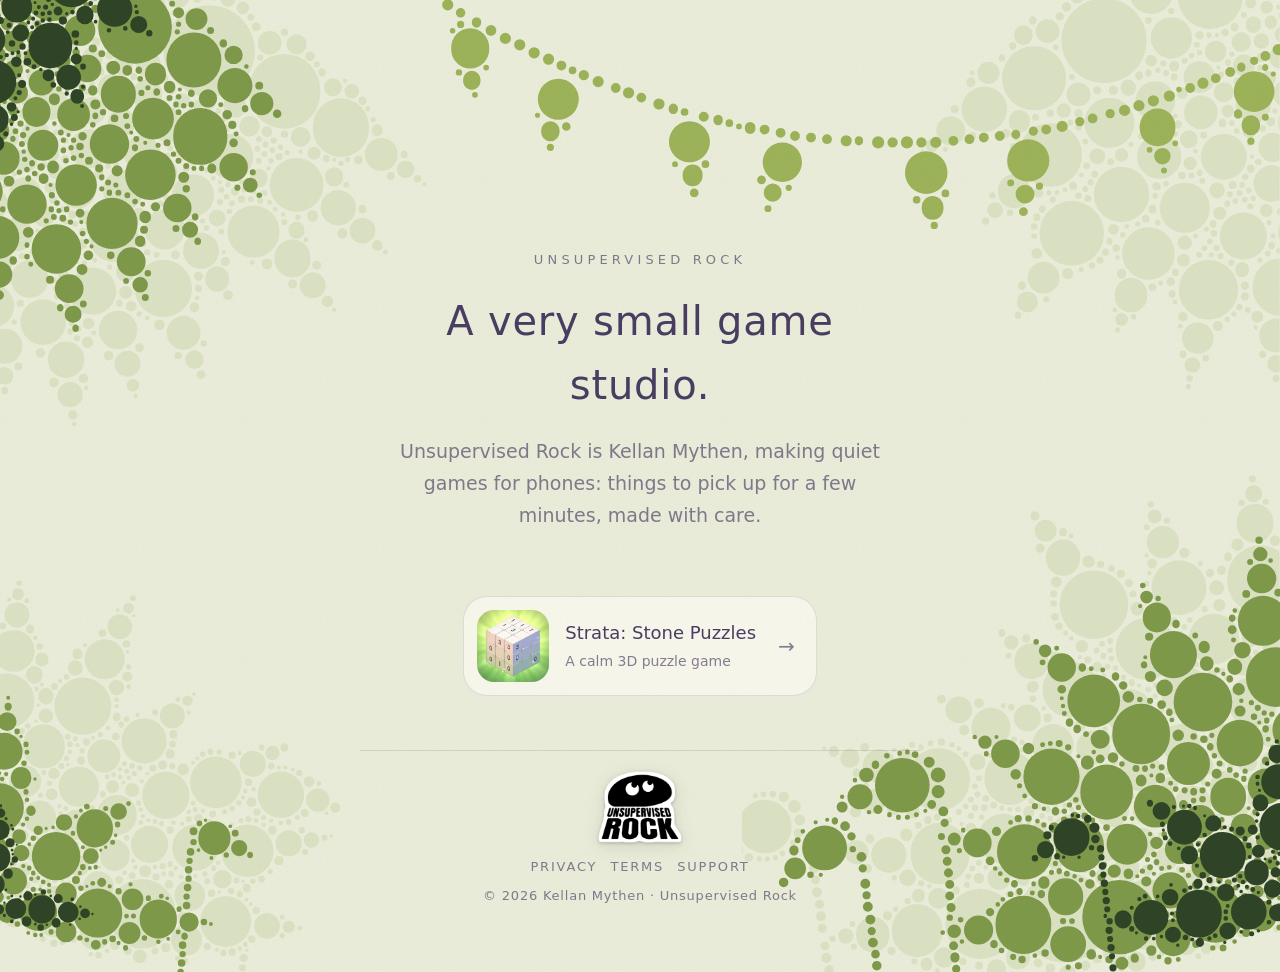
<file: index.html>
<!doctype html>
<html lang="en">
<head>
  <meta charset="utf-8">
  <meta name="viewport" content="width=device-width, initial-scale=1, viewport-fit=cover">
  <title>Unsupervised Rock</title>
  <meta name="description" content="Unsupervised Rock is a very small game studio. Its first game is Strata: Stone Puzzles, a calm 3D puzzle game for iPhone.">
  <link rel="icon" href="strata/icon.png" type="image/png">
  <link rel="stylesheet" href="style.css">
</head>
<body class="home">
<div class="frame far" aria-hidden="true"><img class="c tl" src="corner-tl-far.svg" alt=""><img class="c tr" src="corner-tr-far.svg" alt=""><img class="c bl" src="corner-bl-far.svg" alt=""><img class="c br" src="corner-br-far.svg" alt=""></div>
<img class="canopy-front" src="top-front.svg" alt="" aria-hidden="true">
<div class="frame back" aria-hidden="true"><img class="c tl" src="corner-tl-back.svg" alt=""><img class="c bl" src="corner-bl-back.svg" alt=""><img class="c br" src="corner-br-back.svg" alt=""></div>
<div class="frame front" aria-hidden="true"><img class="c tl" src="corner-tl-front.svg" alt=""><img class="c bl" src="corner-bl-front.svg" alt=""><img class="c br" src="corner-br-front.svg" alt=""></div>
<main class="hello">
  <p class="studio">Unsupervised Rock</p>
  <h1>A very small game studio.</h1>
  <p class="lede">Unsupervised Rock is Kellan Mythen, making quiet games for phones: things to pick up for a few minutes, made with care.</p>
  <a class="tile" href="strata/">
    <img src="strata/icon.png" alt="" width="72" height="72">
    <span><b>Strata: Stone Puzzles</b><small>A calm 3D puzzle game</small></span>
    <span class="go" aria-hidden="true">&rarr;</span>
  </a>
</main>
<footer class="hello-foot">
  <a class="studio-mark" href="./" aria-label="Unsupervised Rock, home"><img src="unsupervised-rock.png" alt="" width="84" height="72"></a>
  <a href="privacy.html">Privacy</a><a href="terms.html">Terms</a><a href="support.html">Support</a>
  <p>&copy; 2026 Kellan Mythen &middot; Unsupervised Rock</p>
</footer>
</body>
</html>
</file>
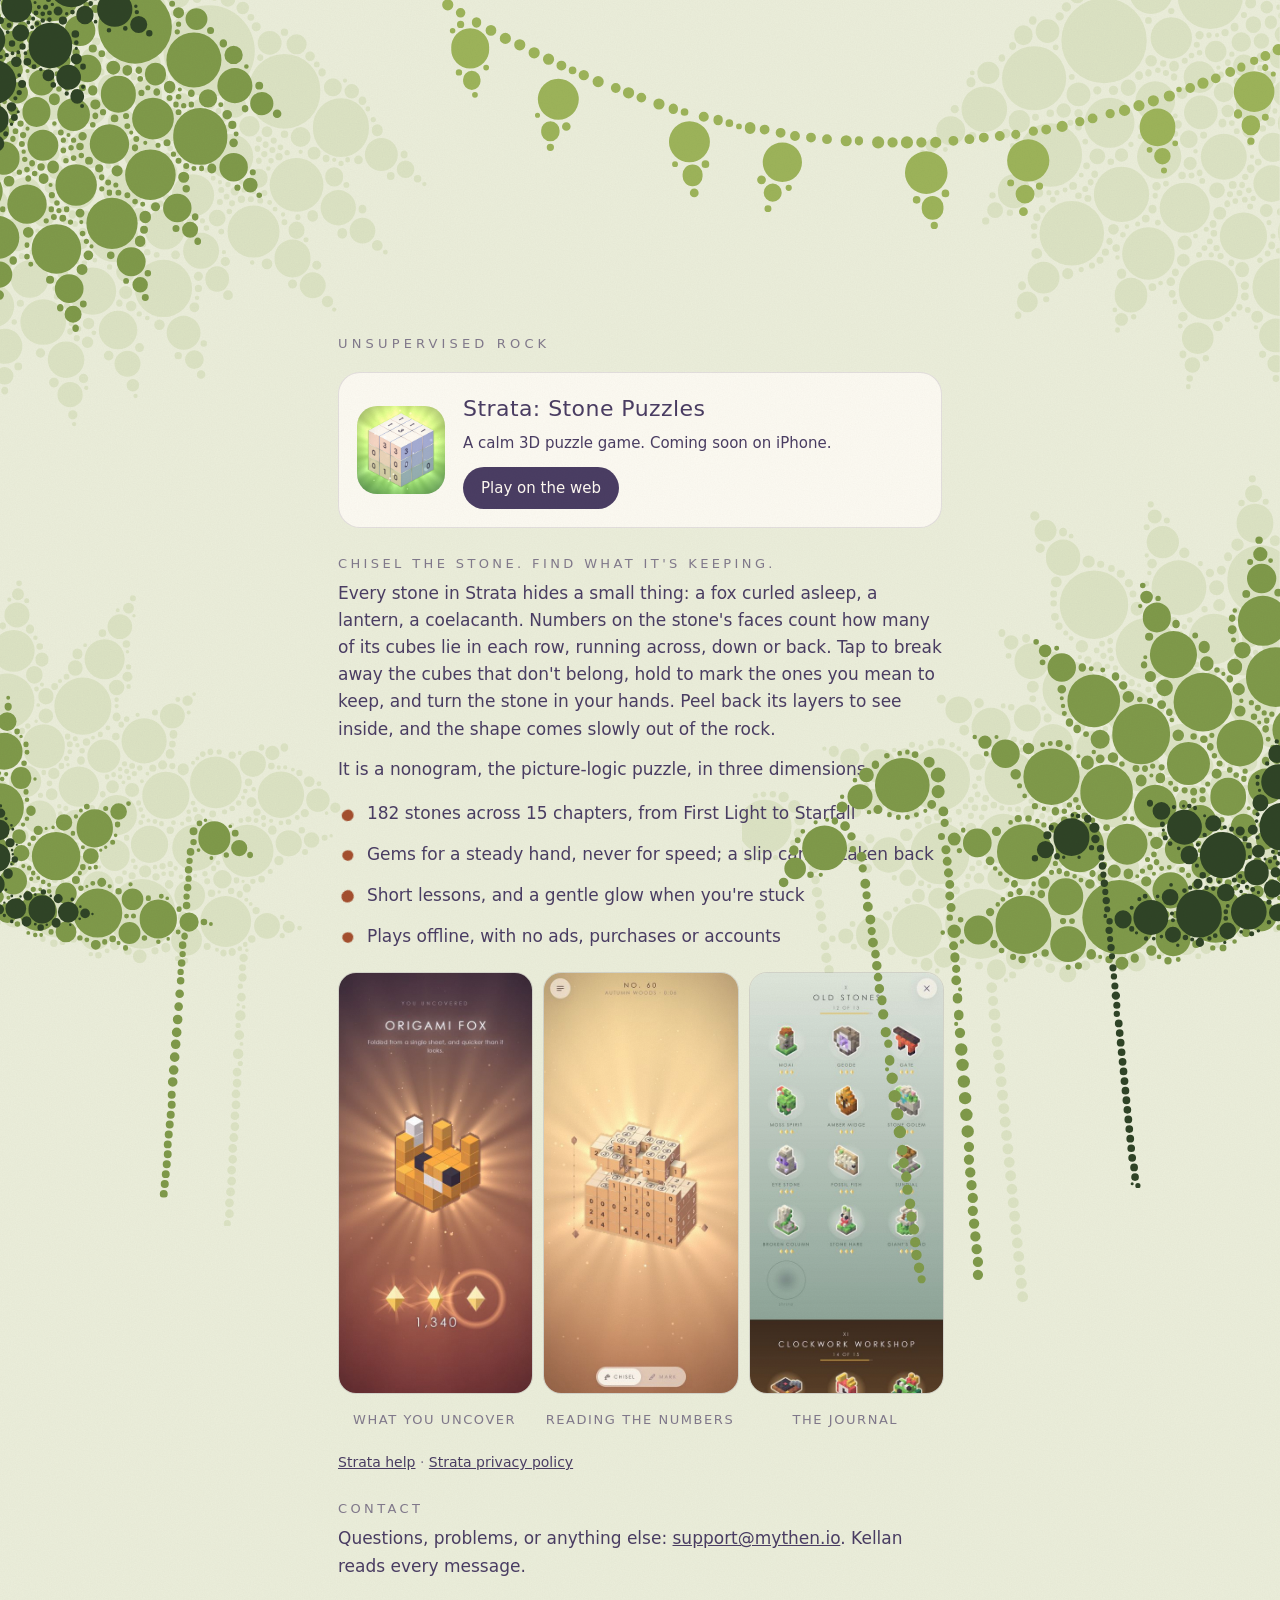
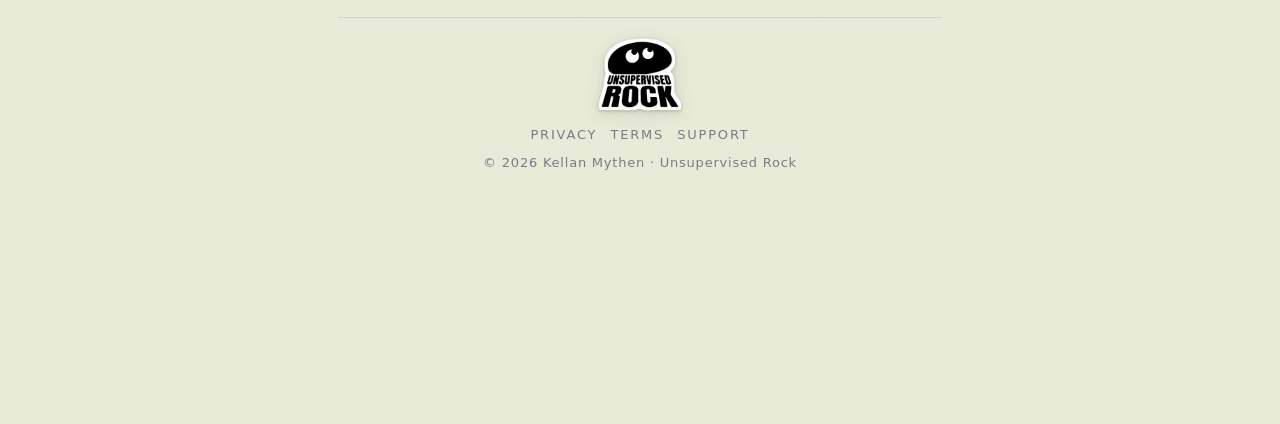
<file: strata/index.html>
<!doctype html>
<html lang="en">
<head>
  <meta charset="utf-8">
  <meta name="viewport" content="width=device-width, initial-scale=1, viewport-fit=cover">
  <title>Strata: Stone Puzzles · Unsupervised Rock</title>
  <meta name="description" content="Strata: Stone Puzzles, a calm 3D puzzle game for iPhone: chisel the stone and find what it's keeping.">
  <link rel="icon" href="icon.png" type="image/png">
  <link rel="stylesheet" href="../style.css">
</head>
<body>
<div class="frame far" aria-hidden="true"><img class="c tl" src="../corner-tl-far.svg" alt=""><img class="c tr" src="../corner-tr-far.svg" alt=""><img class="c bl" src="../corner-bl-far.svg" alt=""><img class="c br" src="../corner-br-far.svg" alt=""></div>
<img class="canopy-front" src="../top-front.svg" alt="" aria-hidden="true">
<div class="frame back" aria-hidden="true"><img class="c tl" src="../corner-tl-back.svg" alt=""><img class="c bl" src="../corner-bl-back.svg" alt=""><img class="c br" src="../corner-br-back.svg" alt=""></div>
<div class="frame front" aria-hidden="true"><img class="c tl" src="../corner-tl-front.svg" alt=""><img class="c bl" src="../corner-bl-front.svg" alt=""><img class="c br" src="../corner-br-front.svg" alt=""></div>
<div class="sheet-wrap">
<div class="sheet">
<main>
  <p class="studio"><a href="../">Unsupervised Rock</a></p>

  <section class="game lead" aria-label="Strata: Stone Puzzles">
    <img src="icon.png" alt="The Strata icon: a stone cube with numbers on its faces" width="88" height="88">
    <div>
      <h1>Strata: Stone Puzzles</h1>
      <p>A calm 3D puzzle game. Coming soon on iPhone.</p>
      <div class="links">
        <a class="pill" href="https://kellanm.github.io/strata/">Play on the web</a>
      </div>
    </div>
  </section>

  <section aria-label="About Strata">
    <h2>Chisel the stone. Find what it's keeping.</h2>
    <p>Every stone in Strata hides a small thing: a fox curled asleep, a lantern, a coelacanth. Numbers on the stone's faces count how many of its cubes lie in each row, running across, down or back. Tap to break away the cubes that don't belong, hold to mark the ones you mean to keep, and turn the stone in your hands. Peel back its layers to see inside, and the shape comes slowly out of the rock.</p>
    <p>It is a nonogram, the picture-logic puzzle, in three dimensions.</p>
    <ul class="facts">
      <li>182 stones across 15 chapters, from First Light to Starfall</li>
      <li>Gems for a steady hand, never for speed; a slip can be taken back</li>
      <li>Short lessons, and a gentle glow when you're stuck</li>
      <li>Plays offline, with no ads, purchases or accounts</li>
    </ul>
    <div class="shots">
      <figure><img src="reveal.jpg" alt="An origami fox, uncovered from its stone, on a festival sky" width="440" height="956" loading="lazy"><figcaption>What you uncover</figcaption></figure>
      <figure><img src="solve.jpg" alt="A maple bonsai half chiselled out of its stone, numbers on the faces" width="440" height="956" loading="lazy"><figcaption>Reading the numbers</figcaption></figure>
      <figure><img src="journal.jpg" alt="The Journal: the Old Stones chapter's uncovered objects, a moai among them" width="440" height="956" loading="lazy"><figcaption>The Journal</figcaption></figure>
    </div>
    <p class="meta"><a href="https://kellanm.github.io/strata/support.html">Strata help</a> · <a href="https://kellanm.github.io/strata/privacy.html">Strata privacy policy</a></p>
  </section>

  <h2>Contact</h2>
  <p>Questions, problems, or anything else: <a href="mailto:support@mythen.io">support@mythen.io</a>. Kellan reads every message.</p>
</main>
<footer>
  <a class="studio-mark" href="../" aria-label="Unsupervised Rock, home"><img src="../unsupervised-rock.png" alt="" width="84" height="72"></a>
  <a href="../privacy.html">Privacy</a><a href="../terms.html">Terms</a><a href="../support.html">Support</a>
  <p>© 2026 Kellan Mythen · Unsupervised Rock</p>
</footer>
</div>
</div>
</body>
</html>
</file>
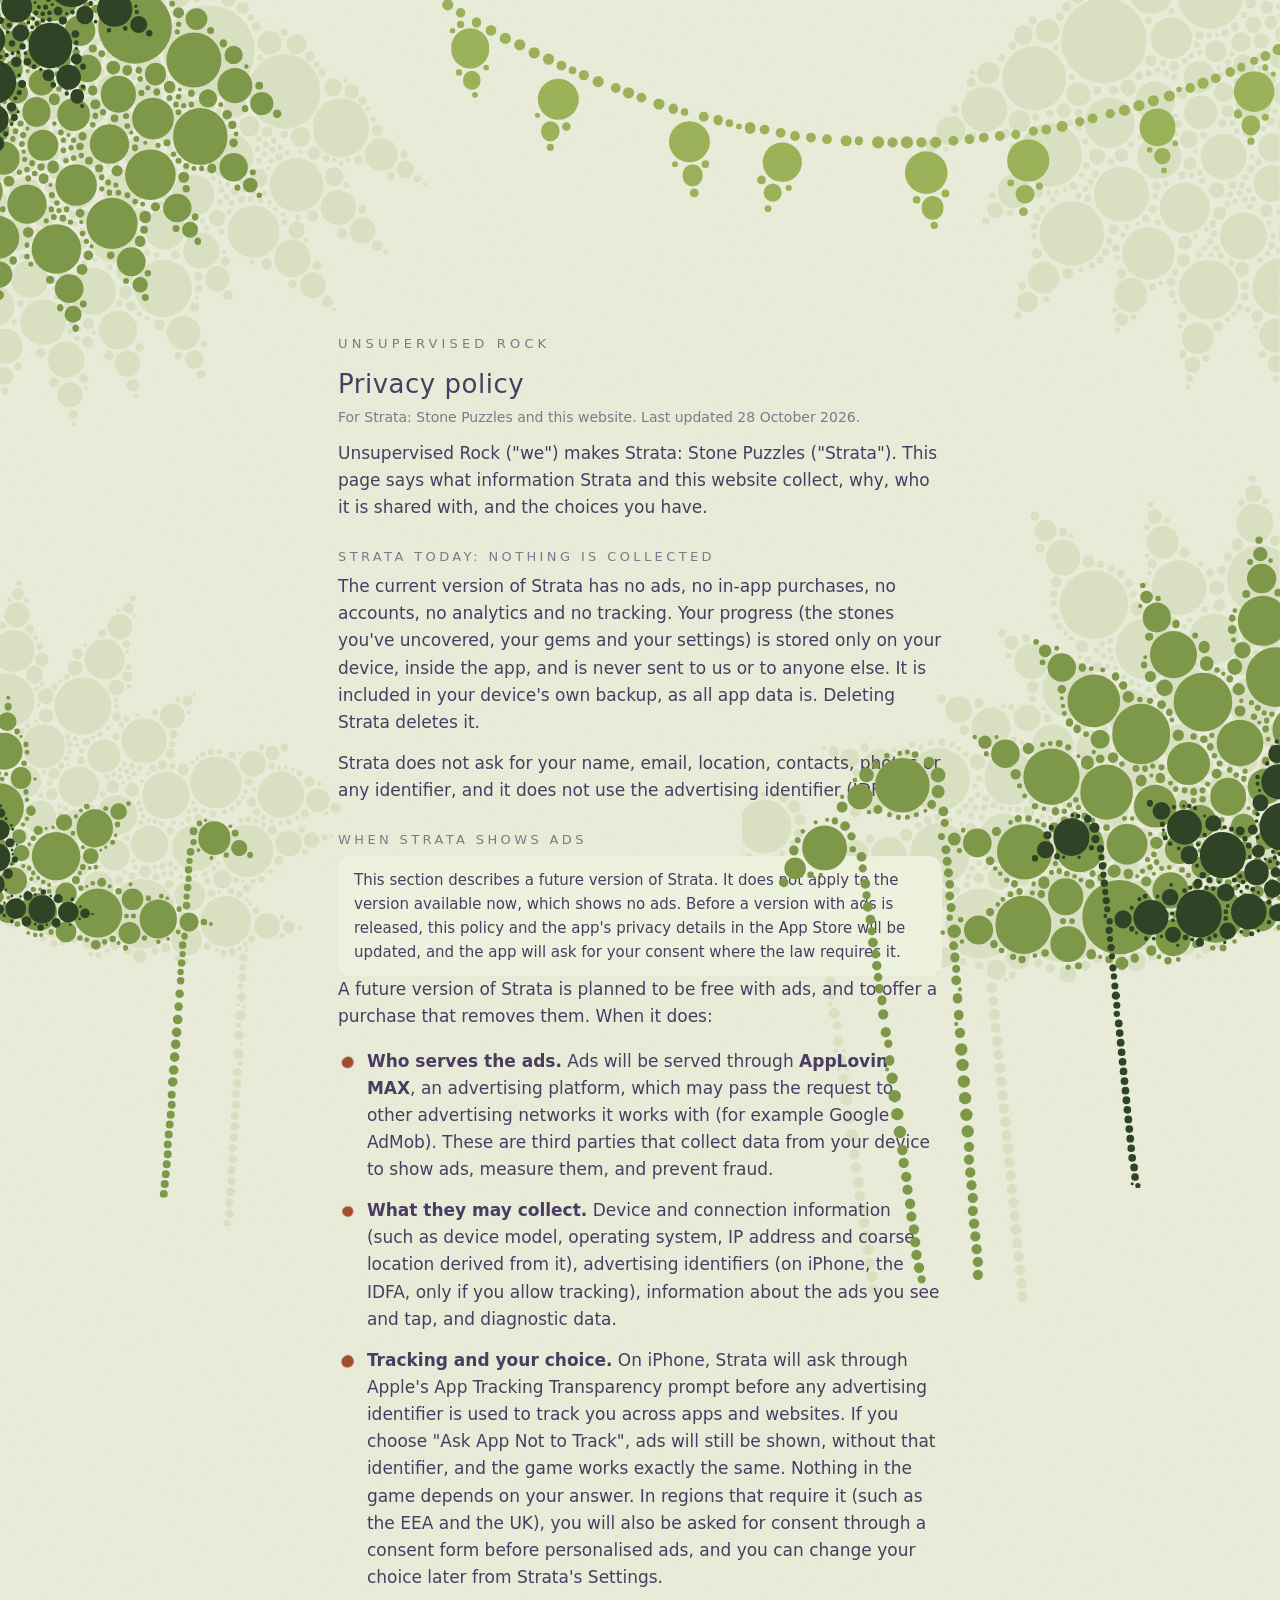
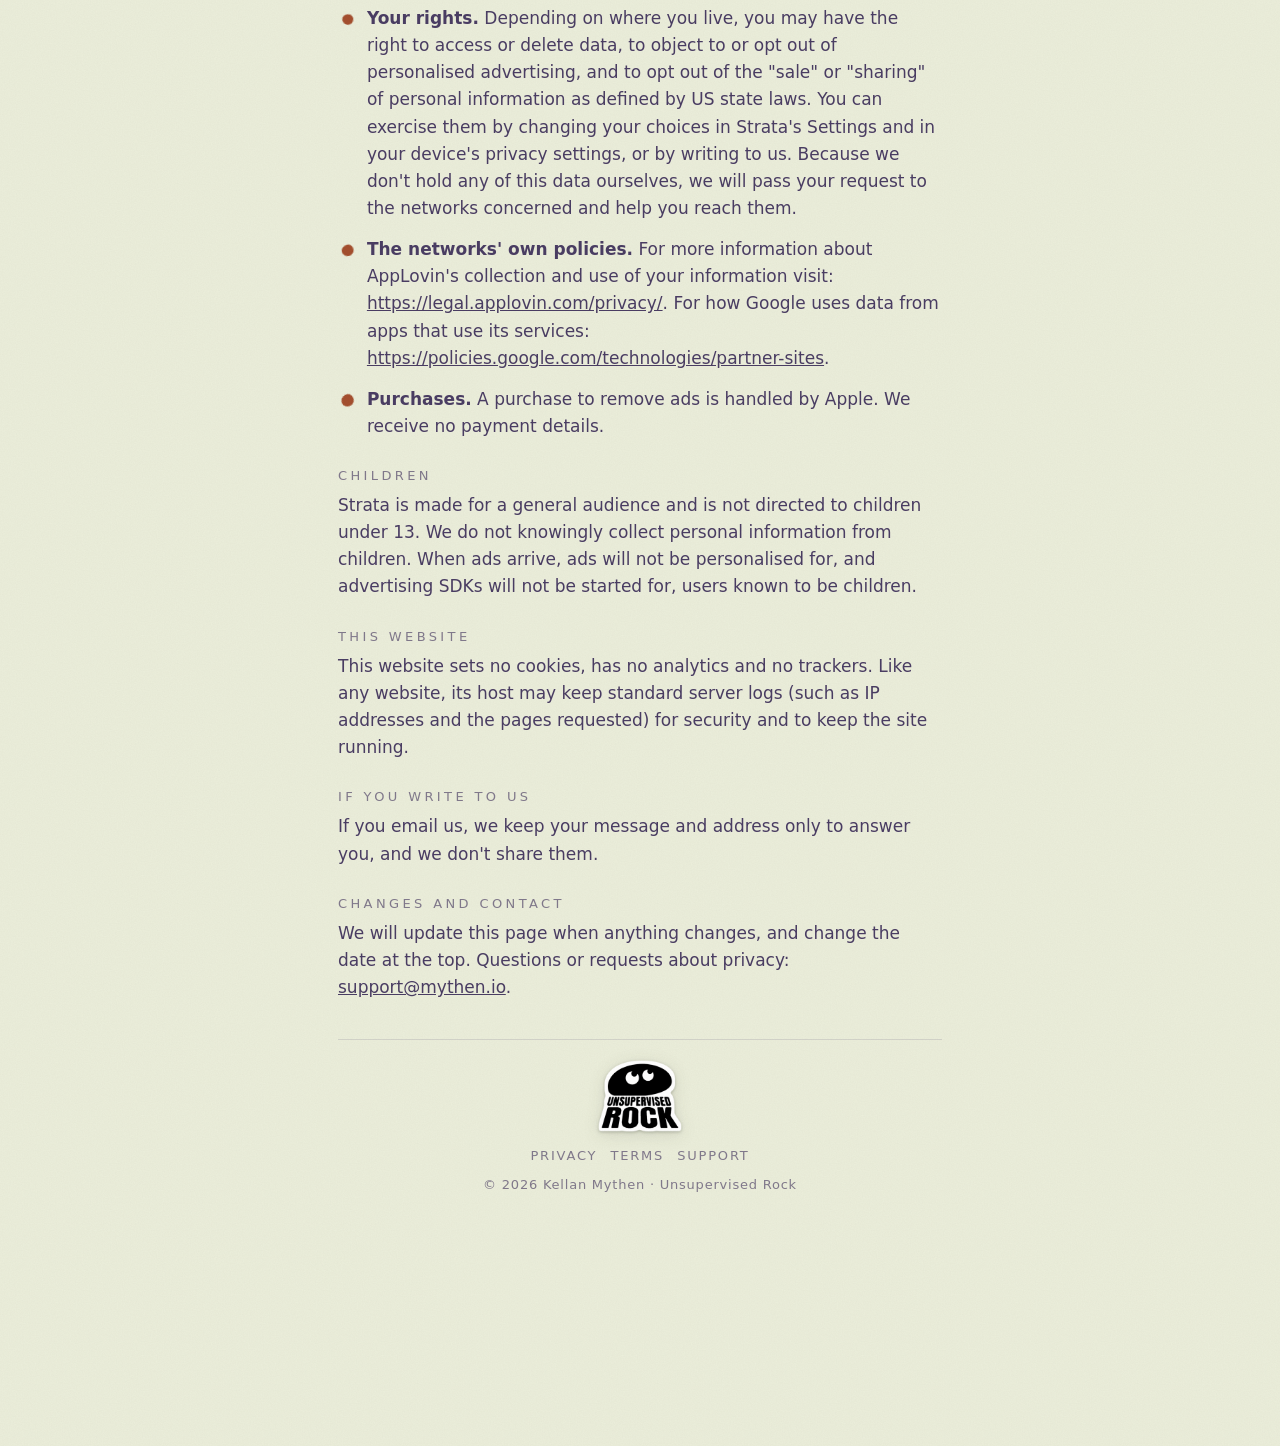
<file: privacy.html>
<!doctype html>
<html lang="en">
<head>
  <meta charset="utf-8">
  <meta name="viewport" content="width=device-width, initial-scale=1, viewport-fit=cover">
  <title>Privacy · Unsupervised Rock</title>
  <link rel="icon" href="strata/icon.png" type="image/png">
  <link rel="stylesheet" href="style.css">
</head>
<body>
<div class="frame far" aria-hidden="true"><img class="c tl" src="corner-tl-far.svg" alt=""><img class="c tr" src="corner-tr-far.svg" alt=""><img class="c bl" src="corner-bl-far.svg" alt=""><img class="c br" src="corner-br-far.svg" alt=""></div>
<img class="canopy-front" src="top-front.svg" alt="" aria-hidden="true">
<div class="frame back" aria-hidden="true"><img class="c tl" src="corner-tl-back.svg" alt=""><img class="c bl" src="corner-bl-back.svg" alt=""><img class="c br" src="corner-br-back.svg" alt=""></div>
<div class="frame front" aria-hidden="true"><img class="c tl" src="corner-tl-front.svg" alt=""><img class="c bl" src="corner-bl-front.svg" alt=""><img class="c br" src="corner-br-front.svg" alt=""></div>
<div class="sheet-wrap">
<div class="sheet">
<main>
  <p class="studio"><a href="./">Unsupervised Rock</a></p>
  <h1>Privacy policy</h1>
  <p class="meta">For Strata: Stone Puzzles and this website. Last updated 28 October 2026.</p>

  <p>Unsupervised Rock ("we") makes Strata: Stone Puzzles ("Strata"). This page says what information Strata and this website collect, why, who it is shared with, and the choices you have.</p>

  <h2>Strata today: nothing is collected</h2>
  <p>The current version of Strata has no ads, no in-app purchases, no accounts, no analytics and no tracking. Your progress (the stones you've uncovered, your gems and your settings) is stored only on your device, inside the app, and is never sent to us or to anyone else. It is included in your device's own backup, as all app data is. Deleting Strata deletes it.</p>
  <p>Strata does not ask for your name, email, location, contacts, photos or any identifier, and it does not use the advertising identifier (IDFA).</p>

  <h2>When Strata shows ads</h2>
  <div class="note">This section describes a future version of Strata. It does not apply to the version available now, which shows no ads. Before a version with ads is released, this policy and the app's privacy details in the App Store will be updated, and the app will ask for your consent where the law requires it.</div>
  <p>A future version of Strata is planned to be free with ads, and to offer a purchase that removes them. When it does:</p>
  <ul>
    <li><b>Who serves the ads.</b> Ads will be served through <b>AppLovin MAX</b>, an advertising platform, which may pass the request to other advertising networks it works with (for example Google AdMob). These are third parties that collect data from your device to show ads, measure them, and prevent fraud.</li>
    <li><b>What they may collect.</b> Device and connection information (such as device model, operating system, IP address and coarse location derived from it), advertising identifiers (on iPhone, the IDFA, only if you allow tracking), information about the ads you see and tap, and diagnostic data.</li>
    <li><b>Tracking and your choice.</b> On iPhone, Strata will ask through Apple's App Tracking Transparency prompt before any advertising identifier is used to track you across apps and websites. If you choose "Ask App Not to Track", ads will still be shown, without that identifier, and the game works exactly the same. Nothing in the game depends on your answer. In regions that require it (such as the EEA and the UK), you will also be asked for consent through a consent form before personalised ads, and you can change your choice later from Strata's Settings.</li>
    <li><b>Your rights.</b> Depending on where you live, you may have the right to access or delete data, to object to or opt out of personalised advertising, and to opt out of the "sale" or "sharing" of personal information as defined by US state laws. You can exercise them by changing your choices in Strata's Settings and in your device's privacy settings, or by writing to us. Because we don't hold any of this data ourselves, we will pass your request to the networks concerned and help you reach them.</li>
    <li><b>The networks' own policies.</b> For more information about AppLovin's collection and use of your information visit: <a href="https://legal.applovin.com/privacy/">https://legal.applovin.com/privacy/</a>. For how Google uses data from apps that use its services: <a href="https://policies.google.com/technologies/partner-sites">https://policies.google.com/technologies/partner-sites</a>.</li>
    <li><b>Purchases.</b> A purchase to remove ads is handled by Apple. We receive no payment details.</li>
  </ul>

  <h2>Children</h2>
  <p>Strata is made for a general audience and is not directed to children under 13. We do not knowingly collect personal information from children. When ads arrive, ads will not be personalised for, and advertising SDKs will not be started for, users known to be children.</p>

  <h2>This website</h2>
  <p>This website sets no cookies, has no analytics and no trackers. Like any website, its host may keep standard server logs (such as IP addresses and the pages requested) for security and to keep the site running.</p>

  <h2>If you write to us</h2>
  <p>If you email us, we keep your message and address only to answer you, and we don't share them.</p>

  <h2>Changes and contact</h2>
  <p>We will update this page when anything changes, and change the date at the top. Questions or requests about privacy: <a href="mailto:support@mythen.io">support@mythen.io</a>.</p>
</main>
<footer>
  <a class="studio-mark" href="./" aria-label="Unsupervised Rock, home"><img src="unsupervised-rock.png" alt="" width="84" height="72"></a>
  <a href="privacy.html">Privacy</a><a href="terms.html">Terms</a><a href="support.html">Support</a>
  <p>© 2026 Kellan Mythen · Unsupervised Rock</p>
</footer>
</div>
</div>
</body>
</html>
</file>
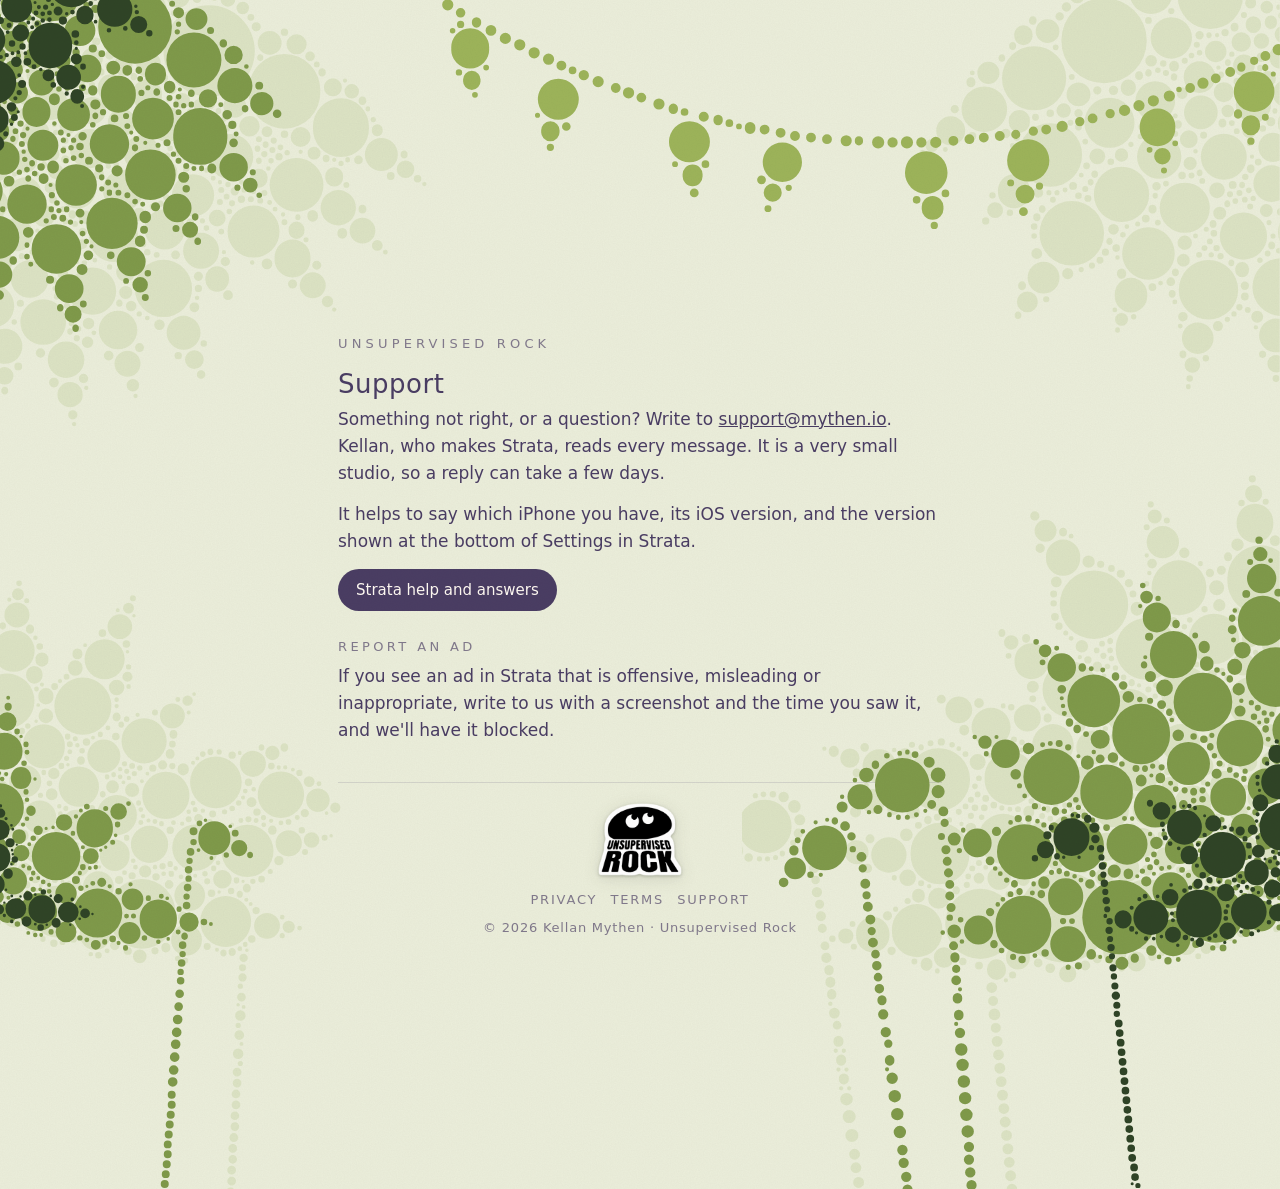
<file: support.html>
<!doctype html>
<html lang="en">
<head>
  <meta charset="utf-8">
  <meta name="viewport" content="width=device-width, initial-scale=1, viewport-fit=cover">
  <title>Support · Unsupervised Rock</title>
  <link rel="icon" href="strata/icon.png" type="image/png">
  <link rel="stylesheet" href="style.css">
</head>
<body>
<div class="frame far" aria-hidden="true"><img class="c tl" src="corner-tl-far.svg" alt=""><img class="c tr" src="corner-tr-far.svg" alt=""><img class="c bl" src="corner-bl-far.svg" alt=""><img class="c br" src="corner-br-far.svg" alt=""></div>
<img class="canopy-front" src="top-front.svg" alt="" aria-hidden="true">
<div class="frame back" aria-hidden="true"><img class="c tl" src="corner-tl-back.svg" alt=""><img class="c bl" src="corner-bl-back.svg" alt=""><img class="c br" src="corner-br-back.svg" alt=""></div>
<div class="frame front" aria-hidden="true"><img class="c tl" src="corner-tl-front.svg" alt=""><img class="c bl" src="corner-bl-front.svg" alt=""><img class="c br" src="corner-br-front.svg" alt=""></div>
<div class="sheet-wrap">
<div class="sheet">
<main>
  <p class="studio"><a href="./">Unsupervised Rock</a></p>
  <h1>Support</h1>
  <p>Something not right, or a question? Write to <a href="mailto:support@mythen.io?subject=Strata">support@mythen.io</a>. Kellan, who makes Strata, reads every message. It is a very small studio, so a reply can take a few days.</p>
  <p>It helps to say which iPhone you have, its iOS version, and the version shown at the bottom of Settings in Strata.</p>
  <div class="links">
    <a class="pill" href="https://kellanm.github.io/strata/support.html">Strata help and answers</a>
  </div>
  <h2>Report an ad</h2>
  <p>If you see an ad in Strata that is offensive, misleading or inappropriate, write to us with a screenshot and the time you saw it, and we'll have it blocked.</p>
</main>
<footer>
  <a class="studio-mark" href="./" aria-label="Unsupervised Rock, home"><img src="unsupervised-rock.png" alt="" width="84" height="72"></a>
  <a href="privacy.html">Privacy</a><a href="terms.html">Terms</a><a href="support.html">Support</a>
  <p>© 2026 Kellan Mythen · Unsupervised Rock</p>
</footer>
</div>
</div>
</body>
</html>
</file>
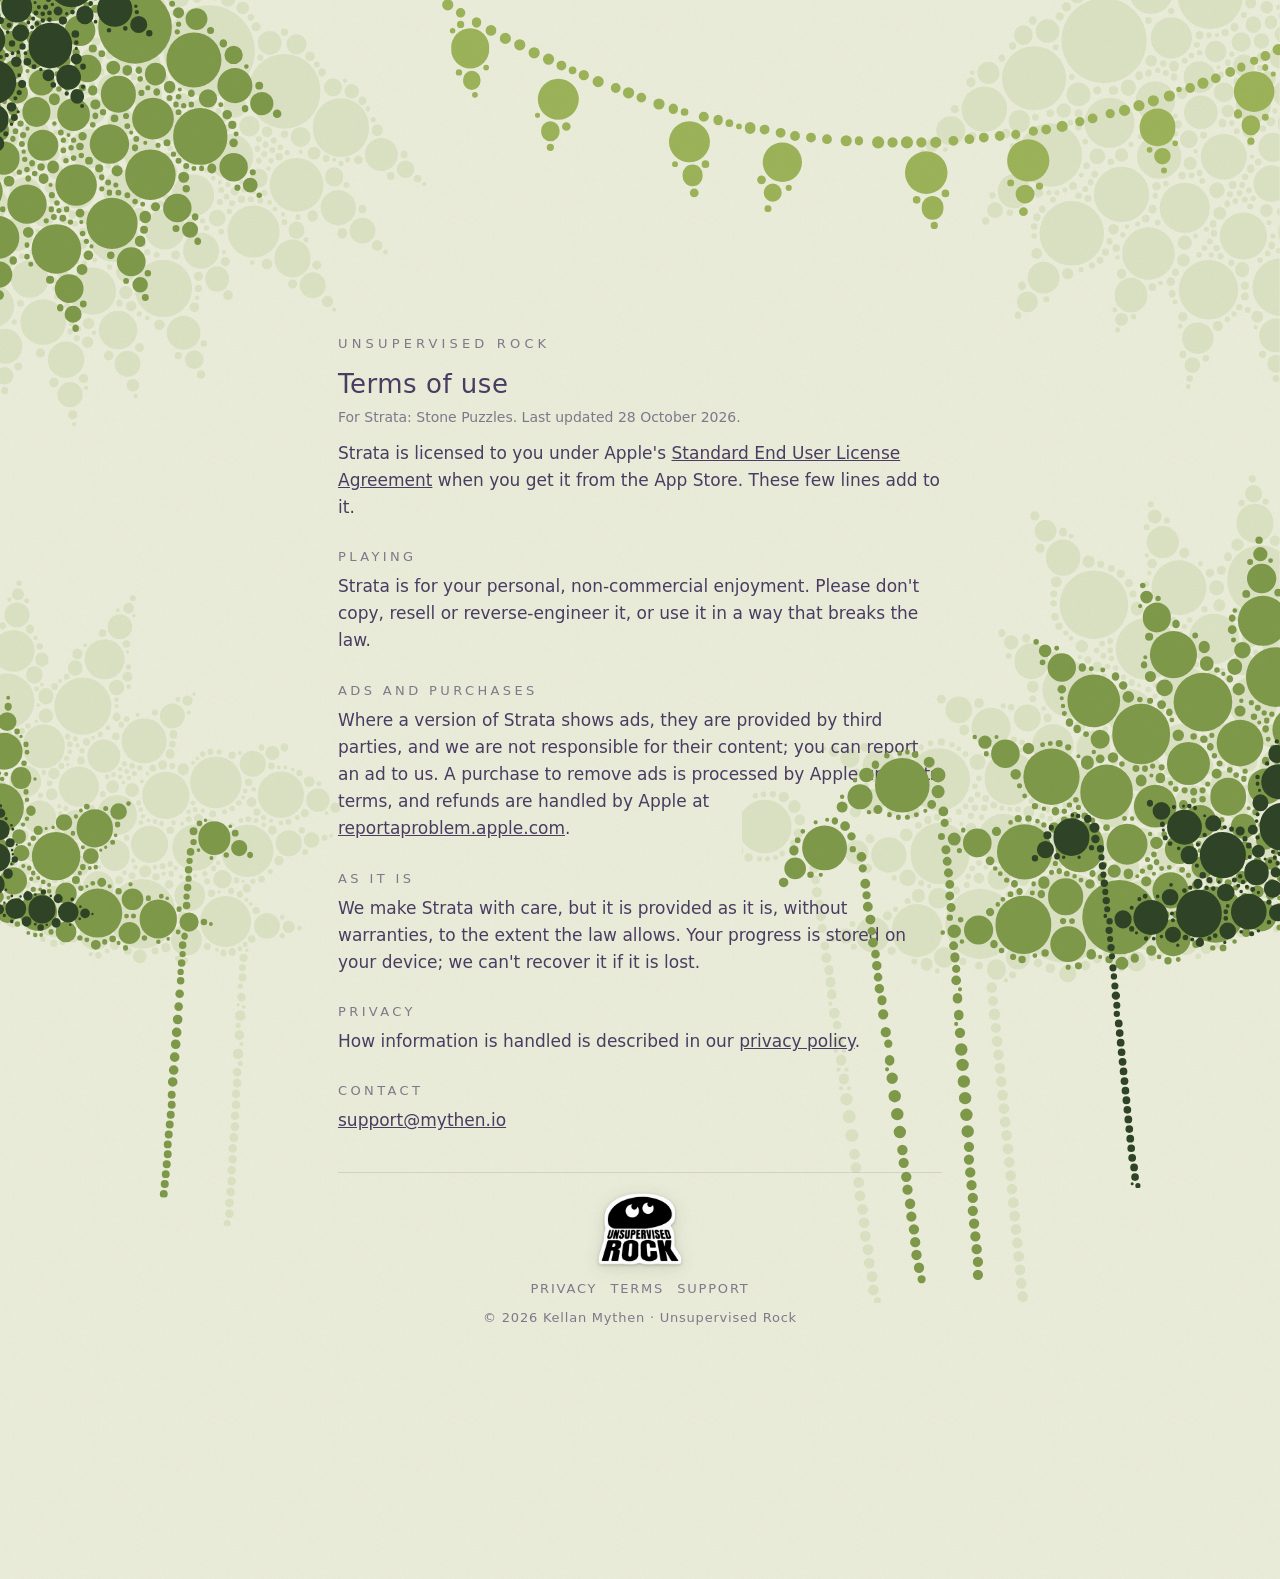
<file: terms.html>
<!doctype html>
<html lang="en">
<head>
  <meta charset="utf-8">
  <meta name="viewport" content="width=device-width, initial-scale=1, viewport-fit=cover">
  <title>Terms · Unsupervised Rock</title>
  <link rel="icon" href="strata/icon.png" type="image/png">
  <link rel="stylesheet" href="style.css">
</head>
<body>
<div class="frame far" aria-hidden="true"><img class="c tl" src="corner-tl-far.svg" alt=""><img class="c tr" src="corner-tr-far.svg" alt=""><img class="c bl" src="corner-bl-far.svg" alt=""><img class="c br" src="corner-br-far.svg" alt=""></div>
<img class="canopy-front" src="top-front.svg" alt="" aria-hidden="true">
<div class="frame back" aria-hidden="true"><img class="c tl" src="corner-tl-back.svg" alt=""><img class="c bl" src="corner-bl-back.svg" alt=""><img class="c br" src="corner-br-back.svg" alt=""></div>
<div class="frame front" aria-hidden="true"><img class="c tl" src="corner-tl-front.svg" alt=""><img class="c bl" src="corner-bl-front.svg" alt=""><img class="c br" src="corner-br-front.svg" alt=""></div>
<div class="sheet-wrap">
<div class="sheet">
<main>
  <p class="studio"><a href="./">Unsupervised Rock</a></p>
  <h1>Terms of use</h1>
  <p class="meta">For Strata: Stone Puzzles. Last updated 28 October 2026.</p>

  <p>Strata is licensed to you under Apple's <a href="https://www.apple.com/legal/internet-services/itunes/dev/stdeula/">Standard End User License Agreement</a> when you get it from the App Store. These few lines add to it.</p>

  <h2>Playing</h2>
  <p>Strata is for your personal, non-commercial enjoyment. Please don't copy, resell or reverse-engineer it, or use it in a way that breaks the law.</p>

  <h2>Ads and purchases</h2>
  <p>Where a version of Strata shows ads, they are provided by third parties, and we are not responsible for their content; you can report an ad to us. A purchase to remove ads is processed by Apple under its terms, and refunds are handled by Apple at <a href="https://reportaproblem.apple.com">reportaproblem.apple.com</a>.</p>

  <h2>As it is</h2>
  <p>We make Strata with care, but it is provided as it is, without warranties, to the extent the law allows. Your progress is stored on your device; we can't recover it if it is lost.</p>

  <h2>Privacy</h2>
  <p>How information is handled is described in our <a href="privacy.html">privacy policy</a>.</p>

  <h2>Contact</h2>
  <p><a href="mailto:support@mythen.io">support@mythen.io</a></p>
</main>
<footer>
  <a class="studio-mark" href="./" aria-label="Unsupervised Rock, home"><img src="unsupervised-rock.png" alt="" width="84" height="72"></a>
  <a href="privacy.html">Privacy</a><a href="terms.html">Terms</a><a href="support.html">Support</a>
  <p>© 2026 Kellan Mythen · Unsupervised Rock</p>
</footer>
</div>
</div>
</body>
</html>
</file>
<file: style.css>
/* Unsupervised Rock: the studio's site (studio/README.md). Calm, like Strata. */
:root { --ink: #4a3d63; --ink-soft: rgba(74, 61, 99, .66); --line: rgba(74, 61, 99, .14);
  --font: "Avenir Next", "Avenir", Futura, "Century Gothic", "Segoe UI", system-ui, sans-serif; }
/* A Paleolithic jungle as a fixed border round the words: a few huge, simple shapes
   (Matisse's cut-outs, Primal's silhouettes) in from the corners, weighted on the diagonal,
   ochre rock mounds and small plants at the foot, the vine swinging across the top;
   tools/frame.py draws them. The border holds still and in front, and the words scroll
   behind it (Kellan, 2026-10-28). Flat colour, sprayed edges. */
html { background: #ebeedb; overscroll-behavior-x: none; }   /* no overflow here: iOS 26 Safari clips fixed layers to the screen between its bars when the root clips */
body { touch-action: pan-y pinch-zoom; }
body { margin: 0; min-height: 100vh; position: relative; color: var(--ink); font: 17px/1.6 var(--font);
  padding: clamp(190px, 22vmax, 320px) 20px 220px; box-sizing: border-box; }
.frame { position: fixed; inset: 0; pointer-events: none; }
.frame.far { z-index: 0; }   /* the haze: behind the words, nearly the page's colour */
.frame.back { z-index: 2; }   /* a fixed border: still, in front; the words scroll behind it */
.frame.front { z-index: 3; }
.c { position: absolute; height: auto; user-select: none; }
.back .c { width: clamp(280px, 40vw, 900px); }  .back .c.bl { width: clamp(240px, 31vw, 680px); }
.far .c { width: clamp(300px, 42vw, 960px); }  .far .c.bl { width: clamp(260px, 34vw, 760px); }
.front .c { width: clamp(220px, 30vw, 680px); } .front .c.bl { width: clamp(170px, 21vw, 480px); }
/* each corner's art runs on past the screen's edge (tools/frame.py: E/(S+E) = 600/1400 of it), out of
   sight on a computer; iOS 26 Safari draws the page under its status bar and floating tab bar, and
   there the plants carry on instead of stopping in a straight line with the words showing under them */
.c.tl { top: 0; left: 0; transform: translateY(-42.857%); } .c.tr { top: 0; right: 0; transform: translateY(-42.857%) scaleX(-1); }
.c.bl { bottom: 0; left: 0; transform: translateY(42.857%); } .c.br { bottom: 0; right: 0; transform: translateY(42.857%) scaleX(-1); }
.front .c.tl, .front .c.tr { top: -2vmax; } .front .c.bl, .front .c.br { bottom: 0; }
/* the top: a fringe of leaves and the vine swinging out to the right, part of the fixed border */
/* the art runs 200 (of 420) units on above the screen, under the status bar: --e is those 200 units at the scale cover draws it */
.canopy-front { --h: clamp(150px, 19vmax, 270px); --e: max(calc(100vw * 200 / 1600), calc(var(--h) * 200 / 420));
  position: fixed; top: calc(-1 * var(--e)); left: 0; width: 100%; height: calc(var(--h) + var(--e)); object-fit: cover; object-position: center top; pointer-events: none; user-select: none; }
.canopy-front { z-index: 3; }   /* the vine alone: a fringe here overlapped the corners in the same colour, and the dots of two images can't keep apart (Kellan, 2026-10-28) */
/* paint on a wall: a faint grain over everything */
body::after { content: ""; position: absolute; inset: 0; z-index: 4; pointer-events: none; background: url(grain.svg); opacity: .1; mix-blend-mode: multiply; }

/* the formal sheet */
.sheet-wrap { position: relative; z-index: 1; isolation: isolate; max-width: 700px; margin: 0 auto; }
.sheet { position: relative; }   /* no card: the words sit on the page itself */
main { max-width: none; margin: 0; padding: 52px 48px 24px; }
footer { max-width: none; margin: 0 48px; padding: 20px 0 30px; }
@media (max-width: 560px) {
  body { padding: 190px 26px 240px; }
  main { padding: 34px 22px 18px; }
  footer { margin: 0 22px; }
  .far .c { width: 80vw; }  .far .c.bl { width: 66vw; }
  .back .c { width: 64vw; }  .back .c.bl { width: 50vw; }
  .front .c { width: 48vw; } .front .c.bl { width: 36vw; }
  .frame.back, .frame.front { z-index: 0; }   /* on a phone both stay behind the sheet, off the words: the dark front still over the light back (page order) */
}
a { color: var(--ink); overflow-wrap: anywhere; }   /* a long link breaks rather than widening the page */
.studio { margin: 0; font-weight: 400; font-size: 13px; letter-spacing: .32em; text-transform: uppercase; color: var(--ink-soft); }
.studio a { color: inherit; text-decoration: none; }
h1 { margin: 10px 0 0; font-weight: 400; font-size: 26px; letter-spacing: .02em; }
h2 { margin: 2em 0 .4em; font-size: 13px; font-weight: 500; letter-spacing: .26em; text-transform: uppercase; color: var(--ink-soft); }
h3 { margin: 1.4em 0 .3em; font-size: 17px; font-weight: 600; }
p, li { margin: 0 0 .8em; }
.meta { font-size: 14px; color: var(--ink-soft); }
.note { padding: 12px 16px; border-radius: 14px; background: rgba(240, 246, 226, .9); font-size: 15px; }
footer { border-top: 1px solid var(--line); text-align: center; font-size: 13px; letter-spacing: .14em; color: var(--ink-soft); }

/* the game, on the home page */
.game { display: flex; gap: 18px; align-items: center; margin: 34px 0 10px; padding: 18px; border-radius: 22px;
  background: rgba(255, 252, 246, .86); border: 1px solid var(--line); }
.game img { width: 88px; height: 88px; border-radius: 20px; flex: none; }
.game h2 { margin: 0; font-size: 20px; letter-spacing: .02em; text-transform: none; color: var(--ink); font-weight: 500; }
.game p { margin: 4px 0 0; font-size: 15px; }
.links { display: flex; flex-wrap: wrap; gap: 10px; margin-top: 12px; }
.pill { display: inline-block; white-space: nowrap; padding: 9px 18px; border-radius: 999px; background: var(--ink); color: #fffaf3; text-decoration: none; font-size: 15px; }
.pill.soft { background: transparent; color: var(--ink); box-shadow: inset 0 0 0 1px var(--line); }

footer a { color: var(--ink-soft); text-decoration: none; margin: 0 .5em; text-transform: uppercase; }
footer p { margin: .6em 0 0; letter-spacing: .06em; }
/* the studio's mark, the sticker from Strata's splash card; a soft shadow so its white edge shows on the paper */
footer .studio-mark { display: block; width: 84px; margin: 0 auto 14px; }
footer .studio-mark img { display: block; width: 100%; height: auto; filter: drop-shadow(0 1px 1.5px rgba(40, 45, 30, .28)) drop-shadow(0 3px 8px rgba(40, 45, 30, .12)); }

/* the feature section */

.shots { display: flex; gap: 12px; overflow-x: auto; scroll-snap-type: x mandatory; margin: 18px -22px 8px; padding: 4px 22px 12px; }
.shots figure { margin: 0; flex: 0 0 62%; max-width: 220px; scroll-snap-align: center; text-align: center; }
.shots img { width: 100%; height: auto; border-radius: 18px; border: 1px solid var(--line); }
.shots figcaption { margin-top: 8px; font-size: 13px; letter-spacing: .12em; text-transform: uppercase; color: var(--ink-soft); }
@media (min-width: 640px) { .shots figure { flex: 1 1 0; } }

/* hand-drawn bullets: a small leaf, each one turned a little differently */
main ul { list-style: none; padding-left: 0; }
main ul li { position: relative; padding-left: 1.7em; }
main ul li::before { content: ""; position: absolute; left: .1em; top: .42em; width: .9em; height: .9em;
  background: url(dab.svg) center / contain no-repeat; transform: rotate(-12deg); }
main ul li:nth-child(2n)::before { transform: rotate(18deg) scale(.92); }
main ul li:nth-child(3n)::before { transform: rotate(-30deg) scale(1.05); }


/* the home page: only the studio, centred in the screen with room round it, and its game as one
   tile (Simogo, Lucas Pope: a sentence about who, then the games themselves are the way in) */
body.home { display: flex; flex-direction: column; min-height: 100vh; min-height: 100svh; padding: 0 24px; }
.hello { flex: 1; display: flex; flex-direction: column; align-items: center; justify-content: center; text-align: center;
  position: relative; z-index: 1; max-width: 30em; margin: 0 auto; padding: max(22vh, 250px) 0 6vh; }   /* clear of the vine */
.hello h1 { font-size: clamp(28px, 4.2vw, 40px); margin: 18px 0 18px; }
.hello .lede { margin: 0; font-size: clamp(17px, 1.5vw, 19px); line-height: 1.7; color: var(--ink-soft); max-width: 26em; }
.tile { display: flex; align-items: center; gap: 16px; margin-top: 64px; padding: 14px 22px 14px 14px; border-radius: 24px;
  text-decoration: none; color: var(--ink); text-align: left; background: rgba(255, 252, 246, .7); box-shadow: inset 0 0 0 1px var(--line);
  transition: transform .2s ease, background .2s ease; }
.tile:hover, .tile:focus-visible { transform: translateY(-2px); background: rgba(255, 252, 246, .95); }
.tile img { width: 72px; height: 72px; border-radius: 17px; flex: none; }
.tile b { display: block; font-weight: 500; font-size: 18px; }
.tile small { display: block; margin-top: 2px; font-size: 14px; color: var(--ink-soft); }
.tile .go { margin-left: 6px; font-size: 20px; color: var(--ink-soft); transition: transform .2s ease; }
.tile:hover .go { transform: translateX(3px); }
.hello-foot { position: relative; z-index: 5;   /* the home page doesn't scroll, so its footer sits in front of the plants */
  width: 100%; max-width: 560px; margin: 0 auto 36px; box-sizing: border-box; }
@media (max-width: 560px) { body.home { padding: 0 26px; } .hello { padding: 140px 0 22px; } .hello h1 { margin: 12px 0 14px; }
  .tile { margin-top: 40px; gap: 14px; padding-right: 18px; } .tile img { width: 60px; height: 60px; border-radius: 14px; } .tile b { font-size: 16px; } .tile .go { display: none; }
  .hello-foot { margin-bottom: 24px; } }
/* the game's own page */
.game.lead { margin-top: 18px; }
.game.lead h1 { margin: 0; font-size: 22px; letter-spacing: .02em; font-weight: 500; }
</file>
